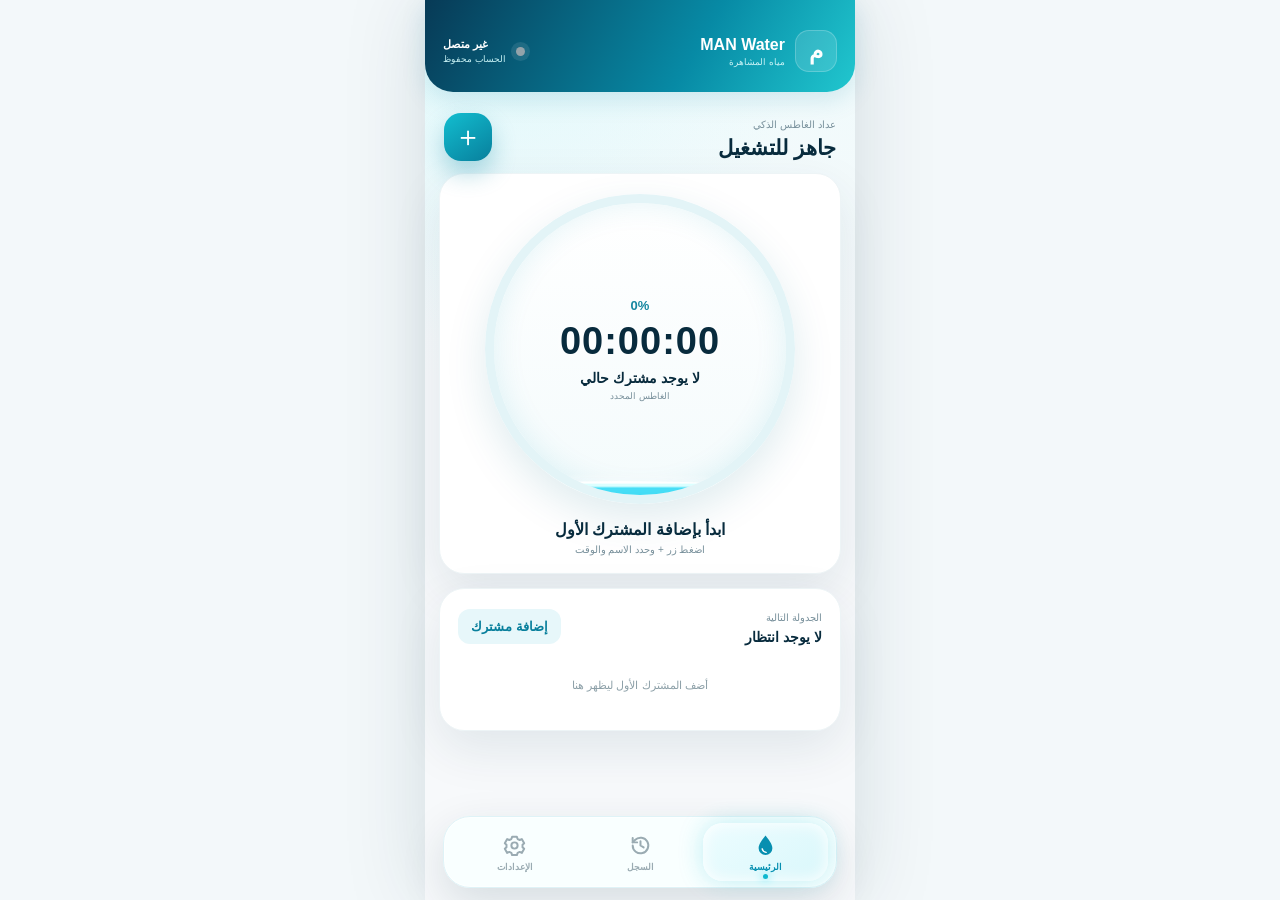
<file: man-water-app/app/src/main/assets/index.html>
<!doctype html><html lang="ar" dir="rtl"><head><meta charset="utf-8"><meta name="viewport" content="width=device-width,initial-scale=1,maximum-scale=1,user-scalable=no"><meta name="theme-color" content="#087f9c"><title>MAN Water</title><link rel="stylesheet" href="app.css"></head><body>
<div class="appShell">
  <header><div class="mark"><span>م</span><div><b>MAN Water</b><small>مياه المشاهرة</small></div></div><div class="connection"><i id="onlineDot"></i><div><b id="connectionText">جاري الفحص</b><small id="syncText">الحساب محفوظ</small></div></div></header>

  <main>
    <section id="homePage" class="page active">
      <div class="hero"><div><small>عداد الغاطس الذكي</small><h1 id="heroTitle">جاهز للتشغيل</h1></div><button class="addFloat" onclick="openAdd()" aria-label="إضافة مشترك">＋</button></div>
      <section class="meterCard">
        <div class="meter" id="meter"><div class="water" id="water"><div class="wave one"></div><div class="wave two"></div></div><div class="meterContent"><span id="progressText">0%</span><strong id="timerText">00:00:00</strong><small id="currentName">لا يوجد مشترك حالي</small><em id="currentPump">الغاطس الأول</em></div></div>
        <div class="timerActions" id="timerActions"><button class="pause" id="pauseBtn" onclick="togglePause()">Ⅱ إيقاف مؤقت</button><button class="finish" onclick="finishTimer()">■ إنهاء</button></div>
        <div class="startHint" id="startHint"><b>ابدأ بإضافة المشترك الأول</b><small>اضغط زر + وحدد الاسم والوقت</small></div>
      </section>
      <section class="queueCard"><div class="sectionTitle"><div><small>الجدولة التالية</small><b id="queueCount">لا يوجد انتظار</b></div><button onclick="openAdd()">إضافة مشترك</button></div><div id="queueList" class="queueList"></div></section>
    </section>

    <section id="historyPage" class="page"><div class="pageHead"><div><small>سجل العمليات</small><h2>المشتركون المنتهون</h2></div><span id="historyCount">0</span></div><div id="historyList" class="historyList"></div></section>

    <section id="settingsPage" class="page"><div class="pageHead"><div><small>لوحة التحكم</small><h2>الإعدادات والمزامنة</h2></div><span class="gear">⚙</span></div>
      <section class="settingsCard accountCard"><div class="settingRow"><span class="settingIcon account">●</span><div><b>حساب العامل</b><small id="accountLabel">غير مسجل</small></div><button onclick="openLogin()" id="loginButton">تسجيل الدخول</button></div><div class="syncLine"><i id="settingsDot"></i><span id="settingsConnection">غير متصل</span><b id="pendingCount">0 بانتظار المزامنة</b></div></section>
      <section class="settingsCard"><div class="settingRow clickable" onclick="chooseRingtone()"><span class="settingIcon bell">♪</span><div><b>نغمة التنبيه</b><small id="ringtoneLabel">نغمة الجهاز المحددة</small></div><label class="switch" onclick="event.stopPropagation()"><input id="soundEnabled" type="checkbox" checked onchange="saveSettings()"><span></span></label></div><div class="settingRow clickable" onclick="openNotificationSettings()"><span class="settingIcon notify">!</span><div><b>الإشعارات المنبثقة</b><small>تظهر بجانب الساعة وخلفية الهاتف</small></div><label class="switch" onclick="event.stopPropagation()"><input id="notificationEnabled" type="checkbox" checked onchange="saveSettings()"><span></span></label></div><div class="settingRow"><span class="settingIcon priority">↑</span><div><b>أولوية الإشعار</b><small>حدد قوة ظهور التنبيه</small></div><select id="notificationPriority" onchange="saveSettings()"><option value="high">عالية</option><option value="normal">عادية</option><option value="silent">صامتة</option></select></div></section>
      <section class="settingsCard"><div class="sectionTitle"><div><small>أوقات التنبيه</small><b>تنبيهات متعددة قابلة للتعديل</b></div><button onclick="addAlertRule()">＋ تنبيه</button></div><div id="alertRules"></div></section>
      <button class="batteryBtn" onclick="openNotificationSettings()">ضبط صلاحيات الإشعارات والبطارية</button>
    </section>
  </main>

  <nav aria-label="القائمة الرئيسية">
    <button class="active" data-page="homePage" onclick="showPage(this)"><span class="navIcon"><svg viewBox="0 0 24 24"><path d="M12 2.4C9.2 6.3 5.4 10.3 5.4 14.6a6.6 6.6 0 0 0 13.2 0C18.6 10.3 14.8 6.3 12 2.4Z"/><path class="navDetail" d="M8.8 15.2c.5 2 1.8 3.1 3.8 3.4"/></svg></span><small>الرئيسية</small></button>
    <button data-page="historyPage" onclick="showPage(this)"><span class="navIcon"><svg viewBox="0 0 24 24"><path class="navStroke" d="M4.5 12a7.5 7.5 0 1 0 2.2-5.3L4.5 9"/><path class="navStroke" d="M4.5 4.7V9h4.3M12 7.8V12l3 1.8"/></svg></span><small>السجل</small></button>
    <button data-page="settingsPage" onclick="showPage(this)"><span class="navIcon"><svg viewBox="0 0 24 24"><path class="navStroke" d="M9.7 3.7h4.6l.7 2.1 2 .9 2-.9 2.3 4-1.6 1.5v2.3l1.6 1.5-2.3 4-2-.9-2 .9-.7 2.1H9.7L9 19.1l-2-.9-2 .9-2.3-4 1.6-1.5v-2.3L2.7 9.8l2.3-4 2 .9 2-.9.7-2.1Z"/><circle class="navStroke" cx="12" cy="12" r="3"/></svg></span><small>الإعدادات</small></button>
  </nav>
</div>

<div id="addModal" class="modal"><form class="sheet" onsubmit="saveQueue(event)"><div class="sheetHandle"></div><div class="sheetTitle"><div><small>جدولة جديدة</small><b id="addTitle">إضافة مشترك</b></div><button type="button" onclick="closeModal('addModal')">×</button></div><input id="editQueueId" type="hidden"><label>اسم المشترك<input id="subscriberInput" required placeholder="اكتب الاسم هنا"></label><label>الوقت بالدقائق<input id="minutesInput" type="number" min="1" max="600" value="10" required></label><small class="assignedPumpHint">الغاطس معيّن تلقائيًا من لوحة التحكم حسب حساب العامل</small><div class="quickTimes"><button type="button" onclick="setMinutes(5)">5</button><button type="button" onclick="setMinutes(10)">10</button><button type="button" onclick="setMinutes(15)">15</button><button type="button" onclick="setMinutes(30)">30</button><button type="button" onclick="setMinutes(60)">60</button></div><button class="primary" type="submit">حفظ في الجدولة</button></form></div>
<div id="loginModal" class="modal"><form class="sheet" onsubmit="doLogin(event)"><div class="sheetHandle"></div><div class="sheetTitle"><div><small>اتصال آمن مرة واحدة</small><b>تسجيل حساب العامل</b></div><button type="button" onclick="closeModal('loginModal')">×</button></div><label>اسم المستخدم<input id="usernameInput" required autocomplete="username"></label><label>كلمة المرور<input id="passwordInput" type="password" required autocomplete="current-password"></label><button class="primary" type="submit">تسجيل وربط الجهاز</button><small id="loginMessage"></small></form></div>
<div id="detailModal" class="modal"><div class="sheet"><div class="sheetHandle"></div><div class="sheetTitle"><div><small>تفاصيل المشترك</small><b id="detailName"></b></div><button onclick="closeModal('detailModal')">×</button></div><div id="detailBody" class="detailBody"></div></div></div>
<link rel="stylesheet" href="visual-fixes.css"><script src="app.js"></script></body></html>
</file>
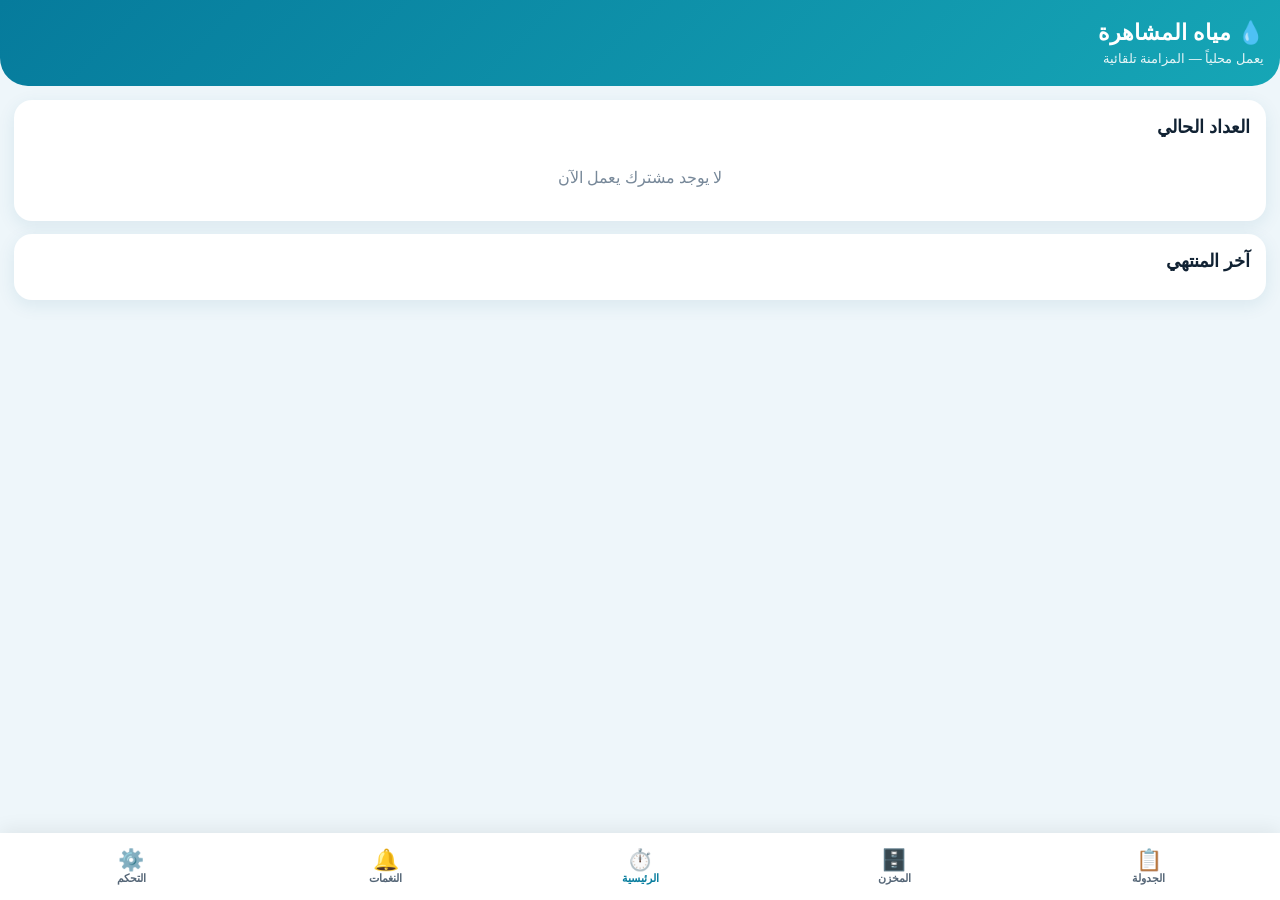
<file: man-water-android/v1.4-overrides/app/src/main/assets/offline/index.html>
<!doctype html><html lang="ar" dir="rtl"><head><meta charset="utf-8"><meta name="viewport" content="width=device-width,initial-scale=1,viewport-fit=cover"><title>مياه المشاهرة</title><style>
*{box-sizing:border-box}body{margin:0;background:#eef6fa;color:#123;font-family:Tahoma,Arial;padding-bottom:84px}.top{background:linear-gradient(135deg,#067b9c,#16a6b6);color:#fff;padding:20px 16px;border-radius:0 0 28px 28px}.top h1{margin:0 0 5px;font-size:22px}.status{font-size:13px;opacity:.9}.wrap{padding:14px}.card{background:#fff;border-radius:18px;padding:16px;margin-bottom:13px;box-shadow:0 5px 18px #17627b18}h2{margin:0 0 12px;font-size:18px}.timer{text-align:center;font-size:48px;font-weight:bold;direction:ltr;color:#087d9e;margin:12px}.name{text-align:center;font-size:21px;font-weight:bold}.grid{display:grid;grid-template-columns:1fr 1fr;gap:9px}input,button{width:100%;border:1px solid #cde0e7;border-radius:12px;padding:13px;font-size:16px}button{border:0;background:#087d9e;color:#fff;font-weight:bold}.red{background:#c9363e}.orange{background:#e79119}.ghost{background:#e8f3f6;color:#086c87}.row{display:flex;gap:8px;align-items:center;padding:10px 0;border-bottom:1px solid #edf2f4}.row:last-child{border:0}.row .grow{flex:1}.small{font-size:12px;color:#678}.pill{font-size:12px;padding:4px 8px;border-radius:10px;background:#fff2c7;color:#795500}.nav{position:fixed;bottom:0;left:0;right:0;background:#fff;display:grid;grid-template-columns:repeat(5,1fr);box-shadow:0 -4px 18px #0001;padding:8px 4px max(8px,env(safe-area-inset-bottom))}.nav button{background:none;color:#567;padding:7px 2px;font-size:11px}.nav button b{display:block;font-size:21px}.nav button.on{color:#087d9e}.page{display:none}.page.on{display:block}.empty{text-align:center;color:#789;padding:18px}.sync{margin-top:10px;background:#fff;color:#087d9e}.count{background:#087d9e;color:white;border-radius:50%;padding:2px 7px}.note{font-size:12px;color:#567;line-height:1.7}.danger{color:#c9363e}.ok{color:#087d65;font-weight:bold}
</style></head><body><header class="top"><h1>💧 مياه المشاهرة</h1><div class="status" id="net">يعمل محلياً — المزامنة تلقائية</div></header><main class="wrap">
<section id="home" class="page on"><div class="card"><h2>العداد الحالي</h2><div id="active"><div class="empty">لا يوجد مشترك يعمل الآن</div></div></div><div class="card"><h2>آخر المنتهي</h2><div id="last"></div></div></section>
<section id="schedule" class="page"><div class="card"><h2>إضافة مشترك إلى الجدولة</h2><input id="person" placeholder="اسم المشترك"><div class="grid" style="margin-top:9px"><input id="minutes" type="number" min="1" value="10" placeholder="الوقت بالدقائق"><button onclick="add()">إضافة للدور</button></div><p class="note">يبدأ أول مشترك فوراً. بعد انتهائه ينتقل للمخزن، ثم يبدأ التالي تلقائياً بعد 10 ثوانٍ.</p></div><div class="card"><h2>قائمة الانتظار <span id="qcount" class="count">0</span></h2><div id="queue"></div></div></section>
<section id="alerts" class="page"><div class="card"><h2>النغمة والإشعارات</h2><button onclick="MAN.chooseSound()">اختيار نغمة من الهاتف</button><button class="ghost" style="margin-top:9px" onclick="MAN.testAlert()">تجربة نغمة 5 ثوانٍ</button><p class="note">يصدر جرس بأعلى صوت لمدة 5 ثوانٍ عند: دقيقة ونصف، دقيقة واحدة، ونهاية الوقت. يظهر الإشعار بجانب الساعة ويعمل بالخلفية.</p></div></section>
<section id="store" class="page"><div class="card"><h2>مخزن العمليات</h2><div id="archive"></div></div></section>
<section id="control" class="page"><div class="card"><h2>اتصال الحساب</h2><div id="accountState" class="note">فحص اتصال الحساب...</div><div id="loginFields"><input id="loginUser" autocomplete="username" placeholder="اسم المستخدم"><input id="loginPassword" type="password" autocomplete="current-password" placeholder="كلمة المرور" style="margin-top:9px"><button style="margin-top:9px" onclick="connectAccount()">تسجيل الدخول والاتصال</button></div><p class="note">الاتصال مطلوب مرة واحدة فقط. عند انتهاء جلسة الموقع يجددها التطبيق تلقائيًا، وتتم محاولة المزامنة كل 30 ثانية وعند رجوع الإنترنت.</p></div></section>
</main><nav class="nav"><button onclick="tab('schedule',this)"><b>📋</b>الجدولة</button><button onclick="tab('store',this)"><b>🗄️</b>المخزن</button><button class="on" onclick="tab('home',this)"><b>⏱️</b>الرئيسية</button><button onclick="tab('alerts',this)"><b>🔔</b>النغمات</button><button onclick="tab('control',this)"><b>⚙️</b>التحكم</button></nav><script>
const j=s=>{try{return JSON.parse(s)}catch(e){return {}}},fmt=s=>`${String(Math.floor(s/3600)).padStart(2,'0')}:${String(Math.floor(s%3600/60)).padStart(2,'0')}:${String(s%60).padStart(2,'0')}`;let st={},q=[],ar=[];
function tab(id,b){document.querySelectorAll('.page').forEach(x=>x.classList.remove('on'));document.querySelectorAll('.nav button').forEach(x=>x.classList.remove('on'));document.getElementById(id).classList.add('on');b.classList.add('on');refreshNative()}
function add(){let n=person.value.trim(),m=+minutes.value;if(!n||m<1)return alert('اكتب اسم المشترك والوقت');MAN.enqueue(n,Math.round(m*60));person.value='';tab('home',document.querySelectorAll('.nav button')[2])}
function refreshNative(){st=j(MAN.state());q=j(MAN.queue());ar=j(MAN.archive());render()}
function render(){let c=st.current||{},left=st.left||0;active.innerHTML=c.subscriber_name?`<div class="name">${esc(c.subscriber_name)}</div><div class="timer">${fmt(left)}</div><div class="grid"><button class="orange" onclick="MAN.${c.paused?'resume':'pause'}()">${c.paused?'متابعة':'إيقاف مؤقت'}</button><button class="red" onclick="MAN.finish()">إنهاء وحفظ</button></div>`:(st.next_at>Date.now()?`<div class="empty">تحويل الشبر للمشترك التالي خلال ${Math.ceil((st.next_at-Date.now())/1000)} ثوانٍ</div>`:'<div class="empty">لا يوجد مشترك يعمل الآن</div>');let ac=j(MAN.accountStatus());accountState.innerHTML=ac.connected?`<span class="ok">● الحساب متصل</span>${ac.last_sync?`<div class="small">آخر مزامنة: ${new Date(ac.last_sync).toLocaleString('ar')}</div>`:''}`:'<span class="danger">● الحساب غير متصل — أدخل بيانات الدخول</span>';loginFields.style.display=ac.connected?'none':'block';net.textContent=navigator.onLine?'الإنترنت متاح — المزامنة فورية':'يعمل محلياً بدون إنترنت';qcount.textContent=q.length;queue.innerHTML=q.length?q.map((x,i)=>`<div class="row"><div class="grow"><b>${i+1}. ${esc(x.subscriber_name)}</b><div class="small">${Math.round(x.planned_seconds/60)} دقيقة</div></div><button class="red" style="width:auto" onclick="MAN.removeQueued('${x.uuid}')">حذف</button></div>`).join(''):'<div class="empty">قائمة الانتظار فارغة</div>';let rev=[...ar].reverse();archive.innerHTML=rev.length?rev.map(x=>`<div class="row"><div class="grow"><b>${esc(x.subscriber_name)}</b><div class="small">${new Date(x.start_at).toLocaleString('ar')} — ${fmt(x.seconds||0)}</div></div><span class="pill">${x.synced?'تمت المزامنة':'بانتظار المزامنة'}</span></div>`).join(''):'<div class="empty">لا توجد عمليات محفوظة</div>';last.innerHTML=rev[0]?`<div class="row"><div class="grow"><b>${esc(rev[0].subscriber_name)}</b><div class="small">${fmt(rev[0].seconds||0)}</div></div></div>`:'<div class="empty">لا توجد عمليات</div>'}
function esc(s){return String(s).replace(/[&<>"']/g,x=>({'&':'&amp;','<':'&lt;','>':'&gt;','"':'&quot;',"'":'&#39;'}[x]))}function syncNow(){net.textContent='جاري المزامنة...';setTimeout(()=>{let r=j(MAN.sync());net.textContent=r.ok?`تمت مزامنة ${r.count||0} عملية`:`تعذرت المزامنة: ${r.error||'سجّل الدخول أولاً'}`;refreshNative()},50)}function connectAccount(){let u=loginUser.value.trim(),p=loginPassword.value;if(!u||!p)return alert('اكتب اسم المستخدم وكلمة المرور');accountState.textContent='جاري الاتصال...';setTimeout(()=>{let r=j(MAN.login(u,p));if(!r.ok){accountState.textContent=r.error||'فشل تسجيل الدخول';alert(r.error||'فشل تسجيل الدخول');return}loginPassword.value='';refreshNative();alert('تم اتصال الحساب ومزامنة المخزن')},30)}setInterval(refreshNative,1000);refreshNative();
</script></body></html>
</file>
<file: man-water-app/app/src/main/assets/app.css>
:root{--ink:#082b3d;--muted:#78909b;--blue:#087f9c;--cyan:#12bed0;--sky:#e9f8fb;--paper:#fff;--danger:#e95162;--shadow:0 18px 50px #07374a18}*{box-sizing:border-box}html,body{margin:0;min-height:100%;font-family:Tahoma,Arial,sans-serif;background:#f3f8fa;color:var(--ink)}body{overscroll-behavior:none}.appShell{min-height:100vh;padding-bottom:94px;background:radial-gradient(circle at 12% 0,#bff5fa55,transparent 35%),linear-gradient(#effbfc,#f7f9fb 42%)}header{height:92px;padding:24px 18px 14px;display:flex;align-items:center;justify-content:space-between;background:linear-gradient(120deg,#073a56,#078aa5 62%,#21c7cf);color:#fff;border-radius:0 0 28px 28px;box-shadow:0 8px 25px #087f9c25}.mark,.connection{display:flex;align-items:center;gap:10px}.mark>span{width:42px;height:42px;border-radius:14px;display:grid;place-items:center;background:#ffffff20;border:1px solid #ffffff35;font-size:23px;font-weight:900}.mark b,.mark small,.connection b,.connection small{display:block}.mark small,.connection small{font-size:9px;color:#c9f3f6;margin-top:3px}.connection{text-align:left}.connection i,.syncLine i{width:9px;height:9px;border-radius:50%;background:#94a3aa;box-shadow:0 0 0 5px #ffffff19}.connection i.online,.syncLine i.online{background:#56ee91;box-shadow:0 0 10px #65ff9e}.connection b{font-size:11px}main{padding:18px 14px}.page{display:none;animation:pageIn .25s ease}.page.active{display:block}@keyframes pageIn{from{opacity:0;transform:translateY(7px)}to{opacity:1;transform:none}}.hero,.pageHead,.sectionTitle{display:flex;align-items:center;justify-content:space-between}.hero{padding:3px 5px 12px}.hero small,.pageHead small,.sectionTitle small{color:var(--muted);font-size:10px}.hero h1,.pageHead h2{margin:4px 0 0;font-size:21px}.addFloat{width:48px;height:48px;border:0;border-radius:17px;background:linear-gradient(145deg,var(--cyan),var(--blue));color:#fff;font-size:28px;box-shadow:0 12px 25px #078aa550;transition:.15s}.addFloat:active{transform:scale(.92)}.meterCard,.queueCard,.settingsCard{background:var(--paper);border-radius:25px;padding:18px;box-shadow:var(--shadow);border:1px solid #edf4f6}.meterCard{text-align:center}.meter{position:relative;width:min(73vw,310px);aspect-ratio:1;margin:2px auto 16px;border:9px solid #e3f4f7;border-radius:50%;overflow:hidden;background:linear-gradient(#fff,#f4fbfc);box-shadow:inset 0 0 30px #0b9ab61c,0 15px 40px #0b6a8020}.water{position:absolute;left:-8%;bottom:-3%;width:116%;height:0;background:linear-gradient(180deg,#23c7e4,#0879c8 70%,#07509a);transition:height .8s cubic-bezier(.2,.75,.25,1)}.wave{position:absolute;width:210%;height:45px;left:-55%;top:-22px;border-radius:44%;background:#43d9ed;animation:wave 5s linear infinite;opacity:.95}.wave.two{top:-15px;background:#1b9ed9;opacity:.55;animation-duration:7s;animation-direction:reverse}@keyframes wave{to{transform:rotate(360deg)}}.meterContent{position:absolute;inset:0;display:flex;flex-direction:column;align-items:center;justify-content:center;z-index:2;text-shadow:0 1px 10px #fff}.meterContent span{font-size:13px;color:#1687a0;font-weight:800}.meterContent strong{font-size:38px;direction:ltr;letter-spacing:1px;margin:7px 0}.meterContent small{font-size:14px;font-weight:800;max-width:80%;overflow:hidden;text-overflow:ellipsis;white-space:nowrap}.meterContent em{font-style:normal;font-size:9px;color:var(--muted);margin-top:5px}.timerActions{display:none;grid-template-columns:1fr 1fr;gap:10px}.timerActions.show{display:grid}.timerActions button{height:48px;border:0;border-radius:14px;font-weight:800}.timerActions .pause{background:#e6f7fb;color:#087f9c}.timerActions .finish{background:#fff0f2;color:var(--danger)}.startHint b,.startHint small{display:block}.startHint small{color:var(--muted);font-size:10px;margin-top:5px}.queueCard{margin-top:14px}.sectionTitle b{display:block;margin-top:4px;font-size:14px}.sectionTitle>button{border:0;background:#e7f7fa;color:var(--blue);padding:10px 13px;border-radius:12px;font-weight:800}.queueList,.historyList{display:grid;gap:9px;margin-top:14px}.queueItem,.historyItem{display:flex;align-items:center;gap:12px;padding:12px;border-radius:16px;background:#f7fafb;border:1px solid #edf3f5}.queueNumber{width:35px;height:35px;display:grid;place-items:center;border-radius:12px;background:#def5f8;color:var(--blue);font-weight:900}.queueItem>div:nth-child(2),.historyItem>div{flex:1;min-width:0}.queueItem b,.queueItem small,.historyItem b,.historyItem small{display:block}.queueItem small,.historyItem small{font-size:9px;color:var(--muted);margin-top:4px}.queueActions{display:flex;gap:5px}.queueActions button{border:0;border-radius:9px;padding:7px;background:#e8f4f7;color:var(--blue)}.queueActions .delete{background:#ffeaed;color:var(--danger)}.empty{padding:20px;text-align:center;color:#8da0a8;font-size:11px}.pageHead{padding:5px 5px 15px}.pageHead>span{width:42px;height:42px;display:grid;place-items:center;border-radius:14px;background:#e1f6f9;color:var(--blue);font-weight:900}.historyItem{background:#fff;box-shadow:0 8px 25px #07374a0d;padding:15px}.historyItem>span{width:42px;height:42px;border-radius:50%;display:grid;place-items:center;background:linear-gradient(145deg,#d9f8fb,#b8eaf2);color:#077c96;font-weight:900}.historyItem>em{font-style:normal;color:#0c8b71;font-size:10px}.settingsCard{padding:7px 15px;margin-bottom:12px;border-radius:20px}.settingRow{display:flex;align-items:center;gap:12px;padding:14px 2px;border-bottom:1px solid #edf2f4}.settingRow:last-child{border:0}.settingRow.clickable:active{background:#f5fafb}.settingRow>div{flex:1}.settingRow b,.settingRow small{display:block}.settingRow small{color:var(--muted);font-size:9px;margin-top:4px}.settingIcon{width:39px;height:39px;border-radius:13px;display:grid;place-items:center;background:#ddf5f8;color:var(--blue);font-weight:900}.settingIcon.bell{background:#e6ecff;color:#536dda}.settingIcon.notify{background:#fff0dc;color:#d88411}.settingIcon.priority{background:#e5f8ee;color:#178f60}.settingRow>button{border:0;background:#e4f6f9;color:var(--blue);padding:9px 11px;border-radius:10px}.settingRow select{border:0;background:#eef6f8;padding:9px;border-radius:10px;color:var(--ink)}.switch{width:50px;height:28px;position:relative}.switch input{display:none}.switch span{position:absolute;inset:0;border-radius:20px;background:#ccd6da;transition:.2s}.switch span:after{content:"";position:absolute;width:22px;height:22px;top:3px;right:3px;border-radius:50%;background:#fff;box-shadow:0 2px 8px #0002;transition:.2s}.switch input:checked+span{background:var(--cyan)}.switch input:checked+span:after{transform:translateX(-22px)}.syncLine{display:flex;align-items:center;gap:9px;background:#f4f9fa;padding:10px;border-radius:12px;margin:5px 0 9px;font-size:10px}.syncLine b{margin-right:auto;color:var(--muted)}.alertRule{display:grid;grid-template-columns:1fr 72px 37px;align-items:center;gap:8px;padding:11px 0;border-top:1px solid #edf2f4}.alertRule input{width:100%;border:1px solid #d8e6ea;padding:9px;border-radius:10px}.alertRule button{border:0;background:#ffedf0;color:var(--danger);height:36px;border-radius:10px}.batteryBtn{width:100%;height:46px;border:0;border-radius:14px;background:#0c3447;color:#fff;font-weight:800}nav{position:fixed;z-index:20;left:10px;right:10px;bottom:10px;height:74px;border-radius:24px;background:#ffffffed;box-shadow:0 12px 40px #052b3d25;display:grid;grid-template-columns:1fr 1fr 72px 1fr 1fr;align-items:center;padding:7px;backdrop-filter:blur(16px)}nav button{border:0;background:transparent;color:#9aabb2;height:58px;border-radius:16px;display:flex;flex-direction:column;align-items:center;justify-content:center;gap:4px}nav button>span{font-size:20px}nav button small{font-size:8px}nav button.active{color:var(--blue);background:#e6f8fa;box-shadow:0 0 20px #1bc4d344}nav .centerAdd{height:62px;width:62px;border-radius:21px;transform:translateY(-19px);background:linear-gradient(145deg,var(--cyan),var(--blue));color:#fff;box-shadow:0 12px 30px #078aa550}nav .centerAdd span{font-size:31px}.dropIcon{transform:rotate(45deg)}.modal{position:fixed;z-index:100;inset:0;background:#052d3c99;display:none;align-items:end;backdrop-filter:blur(5px)}.modal.open{display:flex;animation:fade .18s}.sheet{width:100%;max-height:92vh;overflow:auto;background:#fff;border-radius:28px 28px 0 0;padding:12px 18px 26px;animation:sheetUp .25s ease}@keyframes sheetUp{from{transform:translateY(100%)}to{transform:none}}@keyframes fade{from{opacity:0}}.sheetHandle{width:45px;height:5px;border-radius:5px;background:#d7e1e5;margin:0 auto 15px}.sheetTitle{display:flex;justify-content:space-between;align-items:center;margin-bottom:17px}.sheetTitle b,.sheetTitle small{display:block}.sheetTitle small{font-size:9px;color:var(--muted);margin-bottom:4px}.sheetTitle b{font-size:19px}.sheetTitle>button{border:0;width:38px;height:38px;border-radius:50%;background:#eef3f5;font-size:22px}.sheet label{display:block;font-size:11px;font-weight:800;margin:11px 0}.sheet input,.sheet select{width:100%;height:48px;border:1px solid #d7e6ea;border-radius:13px;padding:0 13px;margin-top:7px;background:#fbfdfe;font:inherit}.timeGrid{display:grid;grid-template-columns:1fr 1fr;gap:10px}.quickTimes{display:grid;grid-template-columns:repeat(5,1fr);gap:6px;margin:12px 0}.quickTimes button{height:39px;border:0;border-radius:11px;background:#e8f7f9;color:var(--blue);font-weight:800}.primary{width:100%;height:50px;border:0;border-radius:15px;background:linear-gradient(135deg,var(--cyan),var(--blue));color:#fff;font-weight:900;margin-top:8px}.detailBody{display:grid;grid-template-columns:1fr 1fr;gap:9px}.detailBody article{padding:13px;background:#f4f9fa;border-radius:13px}.detailBody small,.detailBody b{display:block}.detailBody small{color:var(--muted);font-size:9px;margin-bottom:5px}.detailBody .wide{grid-column:1/-1}#loginMessage{display:block;text-align:center;color:var(--danger);margin-top:10px}@media(min-width:600px){body{display:grid;place-items:center}.appShell{width:430px;min-height:100vh;box-shadow:0 0 80px #062b3d22}nav{left:calc(50% - 205px);right:calc(50% - 205px)}.modal{align-items:center;justify-content:center}.sheet{width:430px;border-radius:28px}}
</file>
<file: man-water-app/app/src/main/assets/visual-fixes.css>
/* MAN Water v2.0.1 natural water and 3-tab navigation */
.water{left:-2%;bottom:-1%;width:104%;background:linear-gradient(180deg,#24cef0 0%,#0795d7 40%,#0873bf 74%,#07539c 100%);filter:saturate(1.08);box-shadow:inset 0 18px 26px #76efff42,inset 0 -22px 38px #064f9b55}.water:after{content:"";position:absolute;z-index:3;inset:5px 5% auto;height:30px;background:radial-gradient(ellipse at 10% 4%,#fff 0 2px,#ffffff66 3px,transparent 5px),radial-gradient(ellipse at 30% 10%,#fff 0 3px,transparent 5px),radial-gradient(ellipse at 55% 1%,#fff 0 2px,transparent 4px),radial-gradient(ellipse at 79% 12%,#fff 0 3px,transparent 5px);opacity:.76;animation:foamDrift 4.8s ease-in-out infinite alternate;pointer-events:none}.wave{z-index:2;width:150%;height:34px;left:-25%;top:-17px;border-radius:48% 52% 44% 56%/68% 65% 35% 32%;background:linear-gradient(180deg,#fff 0 7%,#ddffff 8% 15%,#49daf2 21% 58%,#19bde5 100%);box-shadow:0 -3px 7px #fff9,0 5px 10px #0aaad855;opacity:.96;animation:waterGlide 5.2s ease-in-out infinite alternate;transform:translate3d(-3%,0,0)}.wave.two{z-index:1;width:145%;height:30px;left:-20%;top:-11px;border-radius:54% 46% 58% 42%/62% 70% 30% 38%;background:linear-gradient(180deg,#eaffffcc,#17aee0 45%,#078dcc);box-shadow:none;opacity:.58;animation:waterGlideBack 6.6s ease-in-out infinite alternate}@keyframes waterGlide{0%{transform:translate3d(-5%,2px,0) scaleY(.88)}50%{transform:translate3d(0,-2px,0) scaleY(1.08)}100%{transform:translate3d(5%,1px,0) scaleY(.94)}}@keyframes waterGlideBack{0%{transform:translate3d(5%,-1px,0) scaleY(1.06)}100%{transform:translate3d(-5%,3px,0) scaleY(.9)}}@keyframes foamDrift{to{transform:translateX(10px);opacity:.92}}nav{left:18px;right:18px;bottom:12px;height:72px;border:1px solid #dff3f7;border-radius:27px;background:#f9ffffed;box-shadow:0 16px 45px #052b3d22,0 0 0 1px #ffffffb8 inset;grid-template-columns:repeat(3,1fr);padding:6px 8px;backdrop-filter:blur(18px)}nav button{position:relative;height:58px;border-radius:20px;gap:3px;transition:color .2s,background .2s,transform .15s,box-shadow .2s}nav button:active{transform:scale(.94)}nav button small{font-size:9px;font-weight:700}.navIcon{width:27px;height:27px;display:grid;place-items:center}.navIcon svg{width:25px;height:25px;overflow:visible;fill:currentColor}.navIcon .navStroke{fill:none;stroke:currentColor;stroke-width:1.9;stroke-linecap:round;stroke-linejoin:round}.navIcon .navDetail{fill:none;stroke:#fff;stroke-width:1.4;stroke-linecap:round}nav button.active{color:#078fb0;background:linear-gradient(145deg,#edfdff,#d9f7fb);box-shadow:0 0 24px #19bed344,inset 0 0 16px #fff}nav button.active:after{content:"";position:absolute;bottom:2px;width:5px;height:5px;border-radius:50%;background:#0db8cf;box-shadow:0 0 10px #00d9ed}@media(min-width:600px){nav{left:calc(50% - 197px);right:calc(50% - 197px)}}
.assignedPumpHint{display:block;margin:-2px 2px 10px;color:#78909b;font-size:9px}.timerActions .finish:disabled{opacity:.58;pointer-events:none}.timerActions .finish.armed{background:#e95162;color:#fff;box-shadow:0 0 0 4px #e9516222}

.historyDay{display:grid;gap:9px}.historyDayTitle{display:flex;align-items:center;justify-content:space-between;padding:10px 5px 2px;color:#0a4054}.historyDayTitle b{font-size:12px}.historyDayTitle small{font-size:9px;color:#78909b;background:#e7f7fa;padding:5px 8px;border-radius:10px}
</file>
